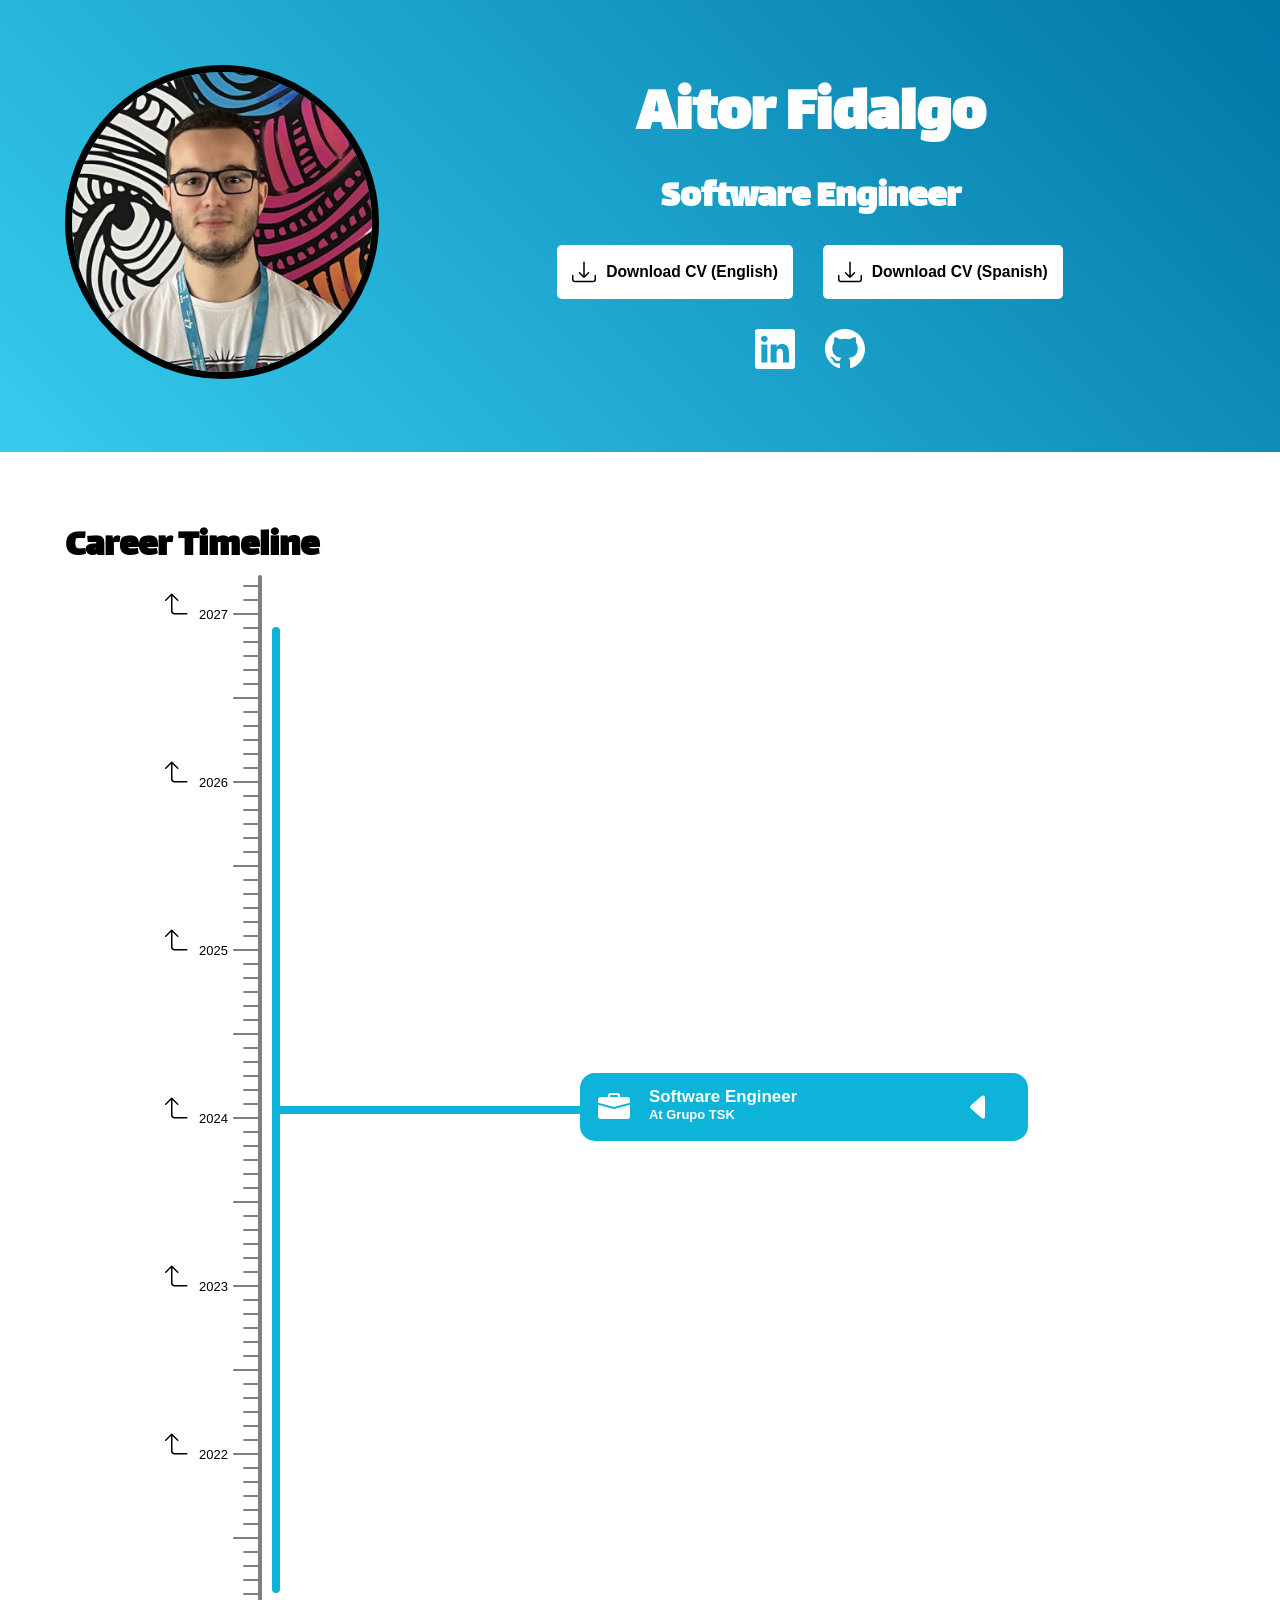
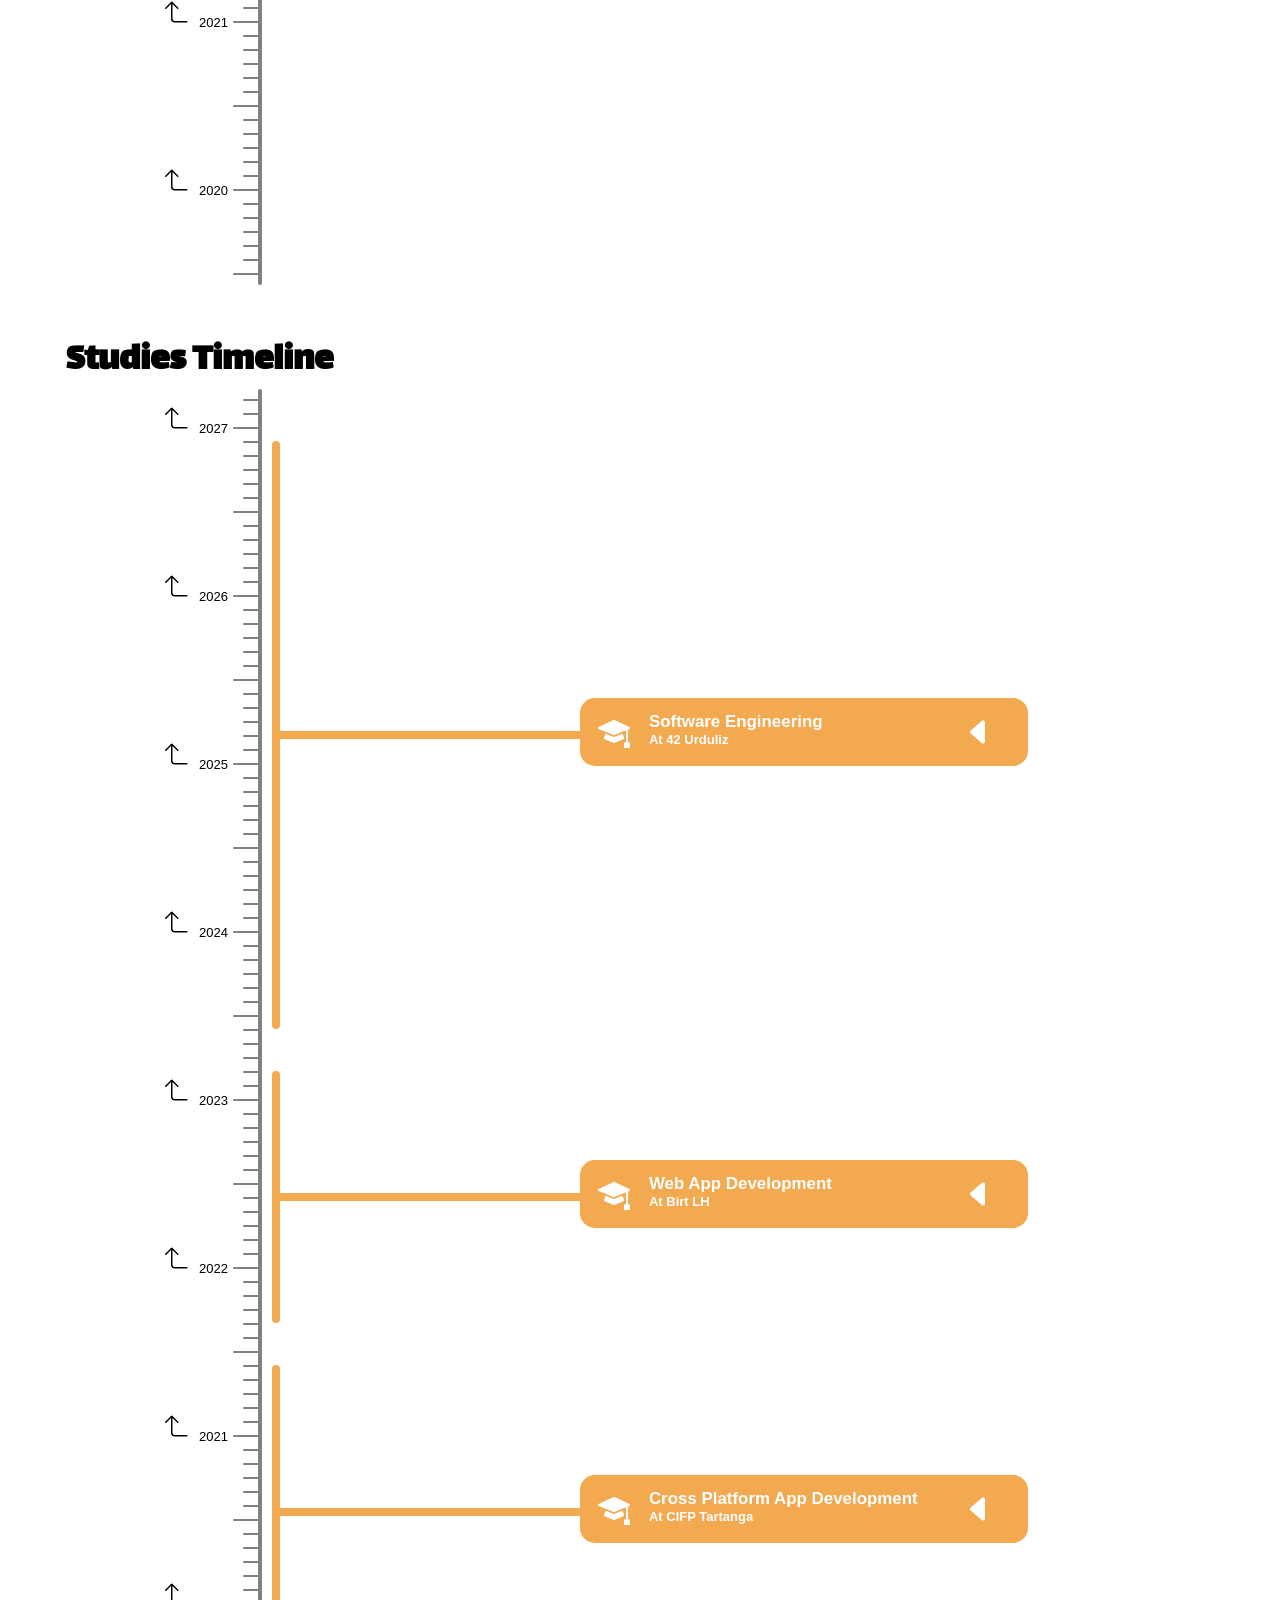
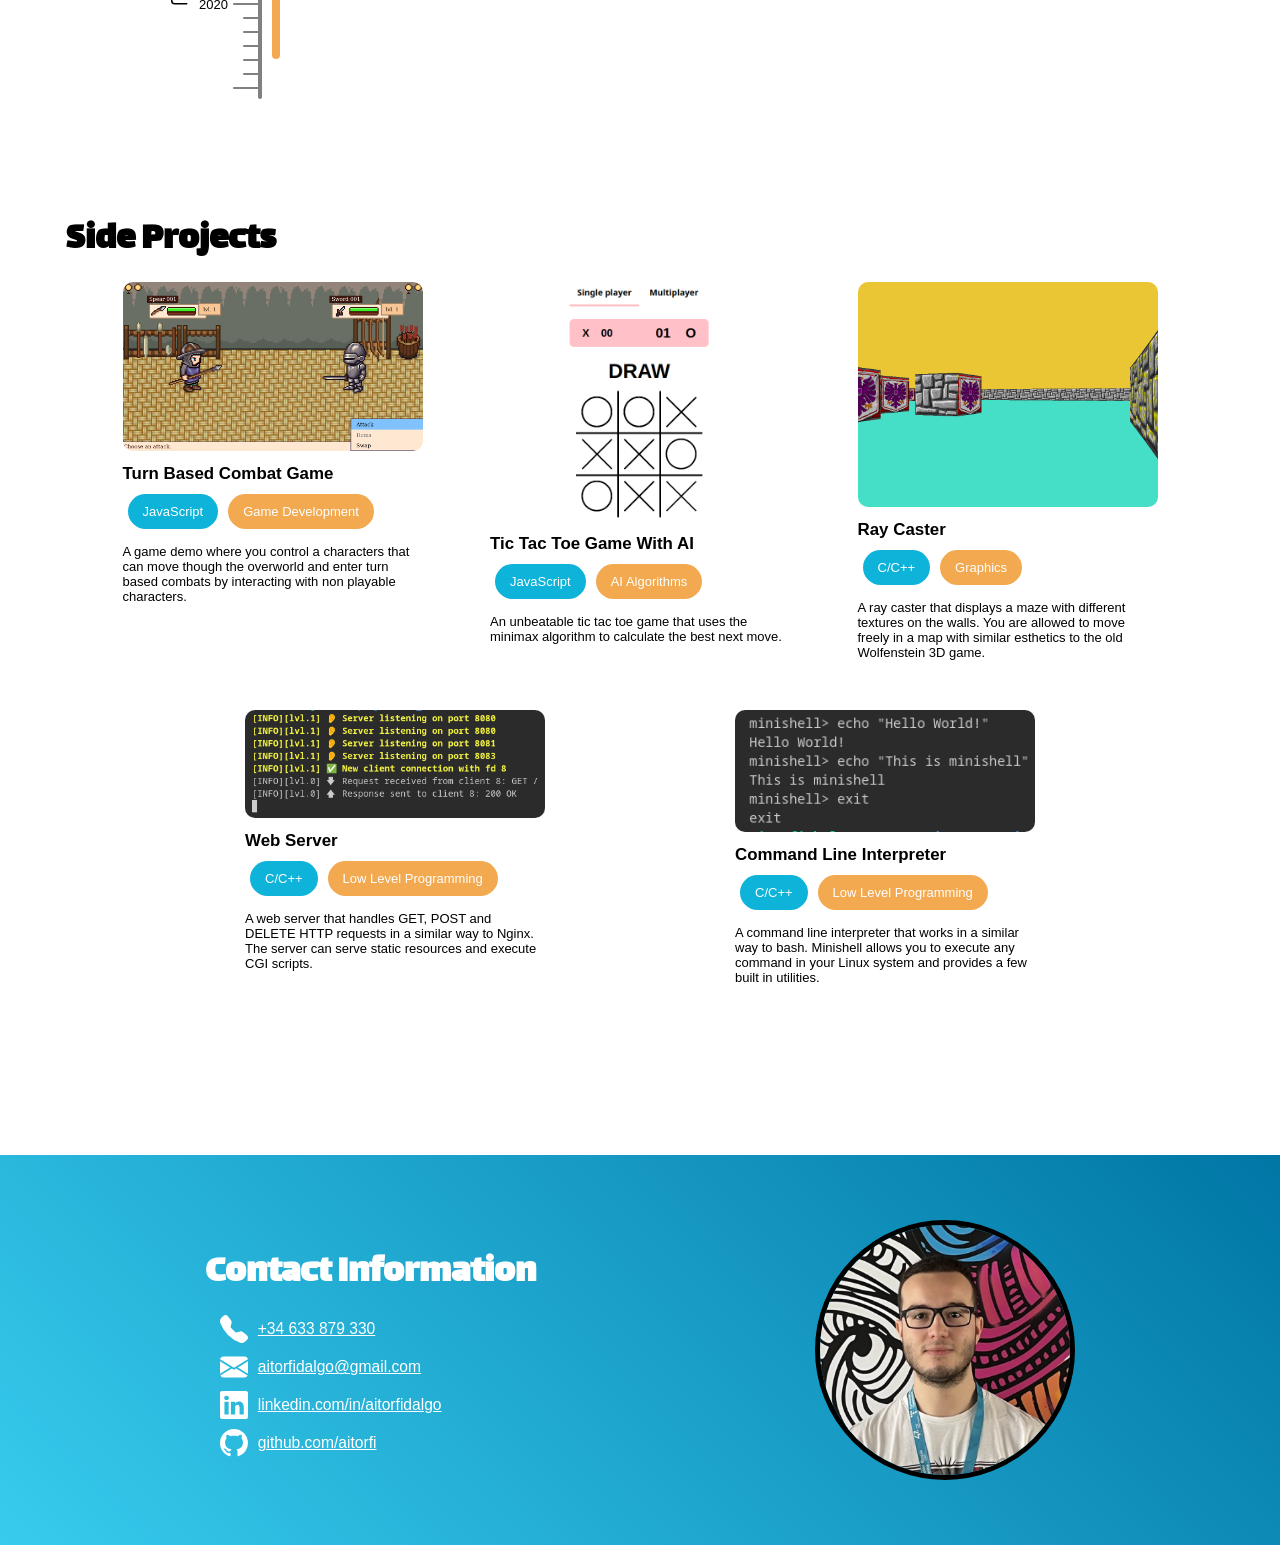
<file: index.html>
<!DOCTYPE html>
<html lang="en">
	<head>
		<meta name="viewport" content="width=device-width, initial-scale=1"/>
		<title>Aitor Fidalgo</title>
		<link rel="stylesheet" href="./css/styles.min.css"/>
		<link rel="stylesheet" href="./css/timeline.min.css"/>
		<script src="./src/timeline.js" type="module"></script>
	</head>
	<body>
		<header id="homepage-header">
			<div class="content-wrapper">
				<img class="profile-img" src="./img/profile.jpeg"/>
				<div class="title">
					<h1>Aitor Fidalgo</h1>
					<h2>Software Engineer</h2>
					<div class="cv-download-buttons-wrapper">
						<a class="download-button" href="./content/cv-english.pdf" download="CV - Aitor Fidalgo Sanchez (EN)">
							<img src="./img/icons/download-black.svg" alt="Download icon"/>
							Download CV (English)
						</a>
						<a class="download-button" href="./content/cv-spanish.pdf" download="CV - Aitor Fidalgo Sanchez (ES)">
							<img src="./img/icons/download-black.svg" alt="Download icon"/>
							Download CV (Spanish)
						</a>
					</div>
					<div class="social-media-wrapper">
						<a class="social-media-button" target="_blank" href="https://linkedin.com/in/aitorfidalgo">
							<img src="./img/icons/linkedin-white.svg"/>
						</a>
						<a class="social-media-button" target="_blank" href="https://github.com/aitorfi">
							<img src="./img/icons/github-white.svg"/>
						</a>
					</div>
				</div>
			</div>
		</header>
		<main>
			<div class="content-wrapper">
				<section id="timeline-section">
					<div class="timeline-wrapper">
						<h2>Career Timeline</h2>
						<div class="timeline" id="career-timeline">
							<div class="h-timeline"></div>
							<div class="v-timeline"></div>
							<div class="timeline-item-container"></div>
						</div>
					</div>
					<div class="timeline-wrapper">
						<h2>Studies Timeline</h2>
						<div class="timeline" id="studies-timeline">
							<div class="h-timeline"></div>
							<div class="v-timeline"></div>
							<div class="timeline-item-container"></div>
						</div>
					</div>	
				</section>
				<section id="projects-section">
					<h2 id="side-projects">Side Projects</h2>
					<div class="project-gallery">
						<article class="project-gallery-item">
							<a href="./turn-based-combat-game.html">
								<div>
									<img src="./img/turn-based-combat-game-preview.png"/>
									<h3>Turn Based Combat Game</h3>
									<div class="label-container">
										<span class="label blue">JavaScript</span>
										<span class="label orange">Game Development</span>
									</div>
									<p>
										A game demo where you control a characters that can
										move though the overworld and enter turn based combats
										by interacting with non playable characters.
									</p>
								</div>
							</a>
						</article>
						<article class="project-gallery-item">
							<a href="./tic.tac-toe-game.html">
								<div>
									<img src="./img/tic-tac-toe-game-preview.png"/>
									<h3>Tic Tac Toe Game With AI</h3>
									<div class="label-container">
										<span class="label blue">JavaScript</span>
										<span class="label orange">AI Algorithms</span>
									</div>
									<p>
										An unbeatable tic tac toe game that uses the minimax
										algorithm to calculate the best next move.
									</p>
								</div>
							</a>
						</article>
						<article class="project-gallery-item">
							<a href="./ray-caster.html">
								<div>
									<img src="./img/ray-caster-preview.png"/>
									<h3>Ray Caster</h3>
									<div class="label-container">
										<span class="label blue">C/C++</span>
										<span class="label orange">Graphics</span>
									</div>
									<p>
										A ray caster that displays a maze with different textures
										on the walls. You are allowed to move freely in a map with
										similar esthetics to the old Wolfenstein 3D game.
									</p>
								</div>
							</a>
						</article>
						<article class="project-gallery-item" onclick="">
							<a href="./web-server.html">
								<div>
									<img src="./img/web-server/web-server-preview.png"/>
									<h3>Web Server</h3>
									<div class="label-container">
										<span class="label blue">C/C++</span>
										<span class="label orange">Low Level Programming</span>
									</div>
									<p>
										A web server that handles GET, POST and DELETE HTTP requests
										in a similar way to Nginx. The server can serve static resources
										and execute CGI scripts.
									</p>
								</div>
							</a>
						</article>
						<article class="project-gallery-item">
							<a href="./command-line-interpreter.html">
								<div>
									<img src="./img/command-line-interpreter-preview.png"/>
									<h3>Command Line Interpreter</h3>
									<div class="label-container">
										<span class="label blue">C/C++</span>
										<span class="label orange">Low Level Programming</span>
									</div>
									<p>
										A command line interpreter that works in a similar way to bash.
										Minishell allows you to execute any command in your Linux system
										and provides a few built in utilities.
									</p>
								</div>
							</a>
						</article>
					</div>
				</section>
			</div>
		</main>
		<footer>
			<div class="content-wrapper">
				<section>
					<h2>Contact Information</h2>
					<div class="contact-info-wrapper">
						<img src="./img/icons/telephone-white.svg" alt="Telephone icon"/>
						<a target="_blank" href="tel:+34633879330">+34 633 879 330</a>
					</div>
					<div class="contact-info-wrapper">
						<img src="./img/icons/envelope-white.svg" alt="Email icon"/>
						<a target="_blank" href="mailto:aitorfidalgo@gmail.com">aitorfidalgo@gmail.com</a>
					</div>
					<div class="contact-info-wrapper">
						<img src="./img/icons/linkedin-white.svg" alt="LinkedIn icon"/>
						<a target="_blank" href="https://linkedin.com/in/aitorfidalgo">linkedin.com/in/aitorfidalgo</a>
					</div>
					<div class="contact-info-wrapper">
						<img src="./img/icons/github-white.svg" alt="GitHub icon"/>
						<a target="_blank" href="https://github.com/aitorfi">github.com/aitorfi</a>
					</div>
				</section>
				<img class="profile-img" src="./img/profile.jpeg"/>
			</div>
		</footer>
	</body>
</html>
</file>
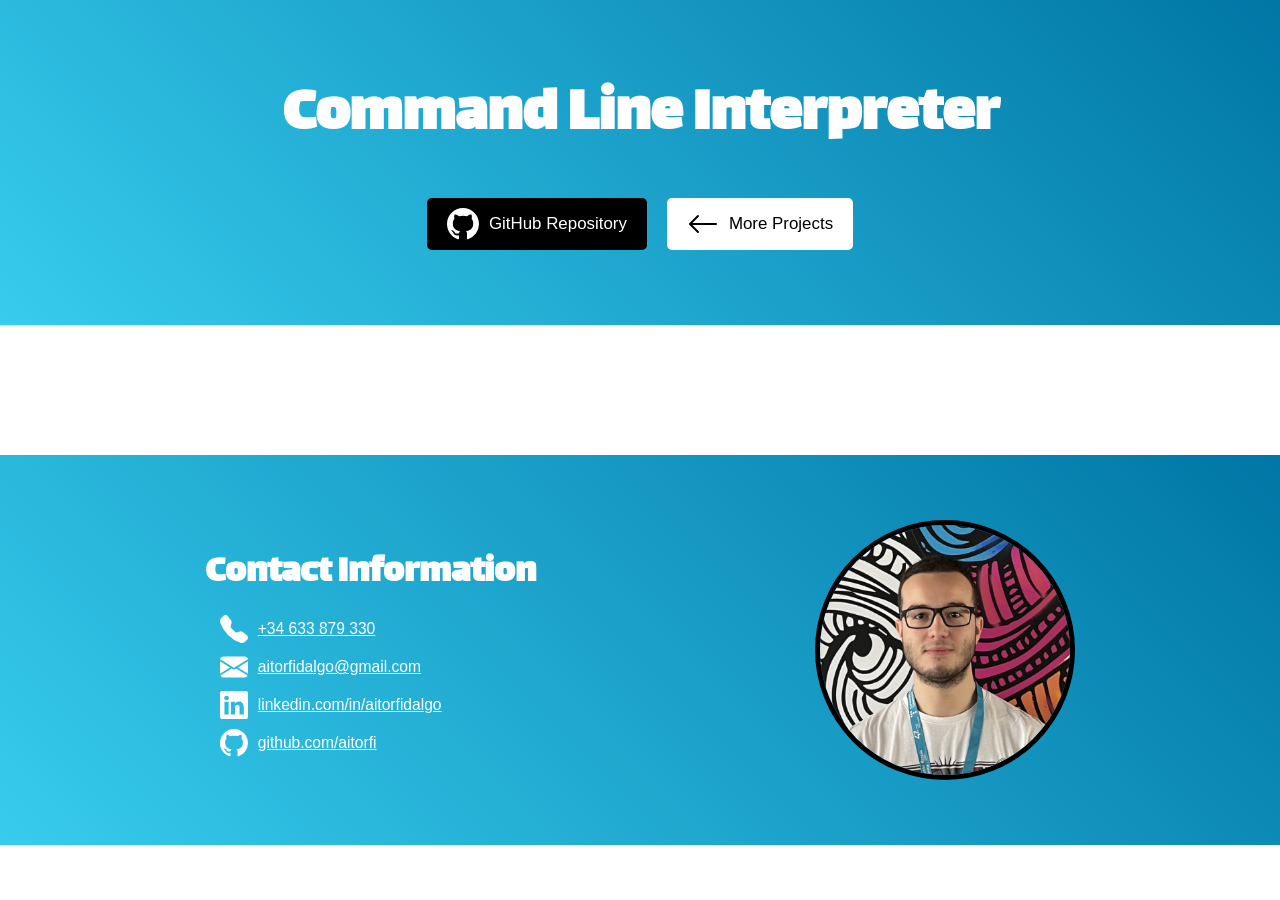
<file: command-line-interpreter.html>
<!DOCTYPE html>
<html>
  <head>
    <meta name="viewport" content="width=device-width, initial-scale=1"/>
		<title>Aitor Fidalgo | Command Line Interpreter</title>
		<link rel="stylesheet" href="./css/styles.min.css"/>
    <link rel="stylesheet" href="./css/projects.min.css"/>
  </head>
  <body>
    <header>
      <div class="content-wrapper">
        <h1>Command Line Interpreter</h1>
        <section class="project-buttons">
          <a class="github-button" target="_blank" href="https://github.com/aitorfi/42_minishell">
            <div>
              <img src="./img/icons/github-white.svg"/>
              <span>GitHub Repository</span>
            </div>
          </a>
          <a href="./index.html#side-projects">
            <div>
              <img src="./img/icons/arrow-left.svg"/>
              <span>More Projects</span>
            </div>
          </a>
        </section>
      </div>
		</header>
    <main>
      <div class="content-wrapper"></div>
    </main>
    <footer>
			<div class="content-wrapper">
				<section>
					<h2>Contact Information</h2>
					<div class="contact-info-wrapper">
						<img src="./img/icons/telephone-white.svg" alt="Telephone icon"/>
						<a target="_blank" href="tel:+34633879330">+34 633 879 330</a>
					</div>
					<div class="contact-info-wrapper">
						<img src="./img/icons/envelope-white.svg" alt="Email icon"/>
						<a target="_blank" href="mailto:aitorfidalgo@gmail.com">aitorfidalgo@gmail.com</a>
					</div>
					<div class="contact-info-wrapper">
						<img src="./img/icons/linkedin-white.svg" alt="LinkedIn icon"/>
						<a target="_blank" href="https://linkedin.com/in/aitorfidalgo">linkedin.com/in/aitorfidalgo</a>
					</div>
					<div class="contact-info-wrapper">
						<img src="./img/icons/github-white.svg" alt="GitHub icon"/>
						<a target="_blank" href="https://github.com/aitorfi">github.com/aitorfi</a>
					</div>
				</section>
				<img class="profile-img" src="./img/profile.jpeg"/>
			</div>
		</footer>
  </body>
</html>
</file>
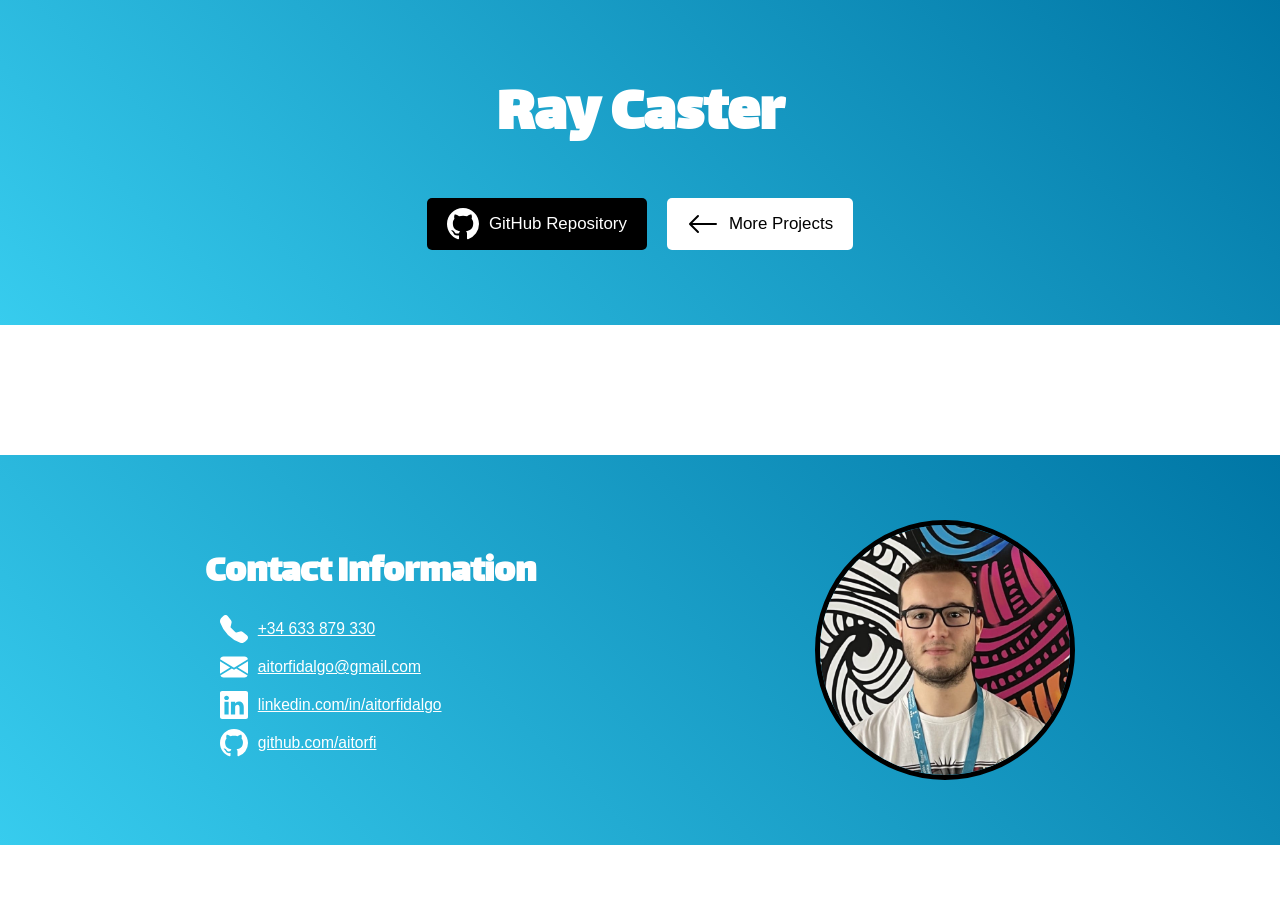
<file: ray-caster.html>
<!DOCTYPE html>
<html>
  <head>
    <meta name="viewport" content="width=device-width, initial-scale=1"/>
		<title>Aitor Fidalgo | Ray Caster</title>
		<link rel="stylesheet" href="./css/styles.min.css"/>
    <link rel="stylesheet" href="./css/projects.min.css"/>
  </head>
  <body>
    <header>
      <div class="content-wrapper">
        <h1>Ray Caster</h1>
        <section class="project-buttons">
          <a class="github-button" target="_blank" href="https://github.com/aitorfi/42_cub3d">
            <div>
              <img src="./img/icons/github-white.svg"/>
              <span>GitHub Repository</span>
            </div>
          </a>
          <a href="./index.html#side-projects">
            <div>
              <img src="./img/icons/arrow-left.svg"/>
              <span>More Projects</span>
            </div>
          </a>
        </section>
      </div>
		</header>
    <main>
      <div class="content-wrapper"></div>
    </main>
    <footer>
			<div class="content-wrapper">
				<section>
					<h2>Contact Information</h2>
					<div class="contact-info-wrapper">
						<img src="./img/icons/telephone-white.svg" alt="Telephone icon"/>
						<a target="_blank" href="tel:+34633879330">+34 633 879 330</a>
					</div>
					<div class="contact-info-wrapper">
						<img src="./img/icons/envelope-white.svg" alt="Email icon"/>
						<a target="_blank" href="mailto:aitorfidalgo@gmail.com">aitorfidalgo@gmail.com</a>
					</div>
					<div class="contact-info-wrapper">
						<img src="./img/icons/linkedin-white.svg" alt="LinkedIn icon"/>
						<a target="_blank" href="https://linkedin.com/in/aitorfidalgo">linkedin.com/in/aitorfidalgo</a>
					</div>
					<div class="contact-info-wrapper">
						<img src="./img/icons/github-white.svg" alt="GitHub icon"/>
						<a target="_blank" href="https://github.com/aitorfi">github.com/aitorfi</a>
					</div>
				</section>
				<img class="profile-img" src="./img/profile.jpeg"/>
			</div>
		</footer>
  </body>
</html>
</file>
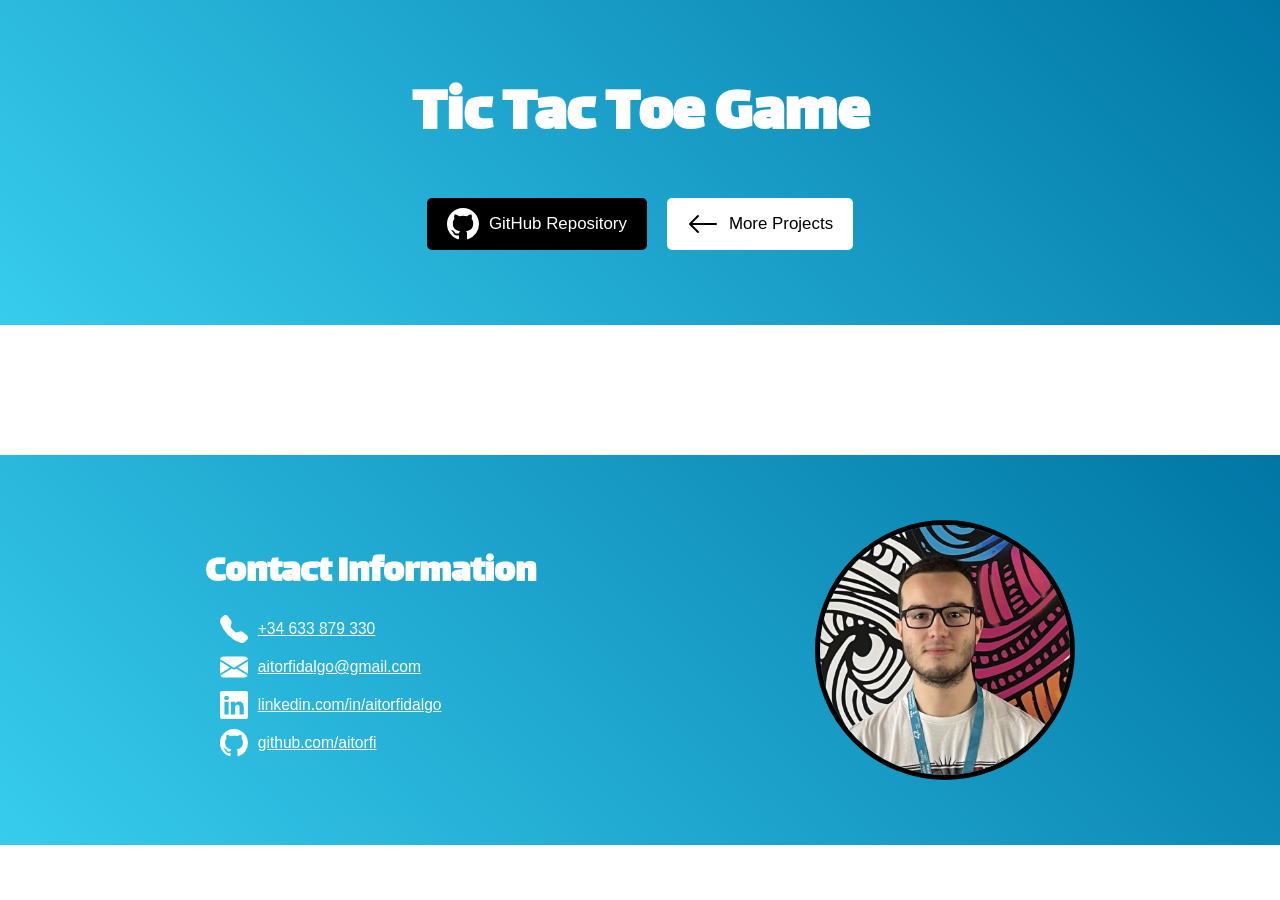
<file: tic.tac-toe-game.html>
<!DOCTYPE html>
<html>
  <head>
    <meta name="viewport" content="width=device-width, initial-scale=1"/>
		<title>Aitor Fidalgo | Tic Tac Toe Game</title>
		<link rel="stylesheet" href="./css/styles.min.css"/>
    <link rel="stylesheet" href="./css/projects.min.css"/>
  </head>
  <body>
    <header>
      <div class="content-wrapper">
        <h1>Tic Tac Toe Game</h1>
        <section class="project-buttons">
          <a class="github-button" target="_blank" href="https://github.com/aitorfi/tic-tac-toe">
            <div>
              <img src="./img/icons/github-white.svg"/>
              <span>GitHub Repository</span>
            </div>
          </a>
          <a href="./index.html#side-projects">
            <div>
              <img src="./img/icons/arrow-left.svg"/>
              <span>More Projects</span>
            </div>
          </a>
        </section>
      </div>
		</header>
    <main>
      <div class="content-wrapper"></div>
    </main>
    <footer>
			<div class="content-wrapper">
				<section>
					<h2>Contact Information</h2>
					<div class="contact-info-wrapper">
						<img src="./img/icons/telephone-white.svg" alt="Telephone icon"/>
						<a target="_blank" href="tel:+34633879330">+34 633 879 330</a>
					</div>
					<div class="contact-info-wrapper">
						<img src="./img/icons/envelope-white.svg" alt="Email icon"/>
						<a target="_blank" href="mailto:aitorfidalgo@gmail.com">aitorfidalgo@gmail.com</a>
					</div>
					<div class="contact-info-wrapper">
						<img src="./img/icons/linkedin-white.svg" alt="LinkedIn icon"/>
						<a target="_blank" href="https://linkedin.com/in/aitorfidalgo">linkedin.com/in/aitorfidalgo</a>
					</div>
					<div class="contact-info-wrapper">
						<img src="./img/icons/github-white.svg" alt="GitHub icon"/>
						<a target="_blank" href="https://github.com/aitorfi">github.com/aitorfi</a>
					</div>
				</section>
				<img class="profile-img" src="./img/profile.jpeg"/>
			</div>
		</footer>
  </body>
</html>
</file>
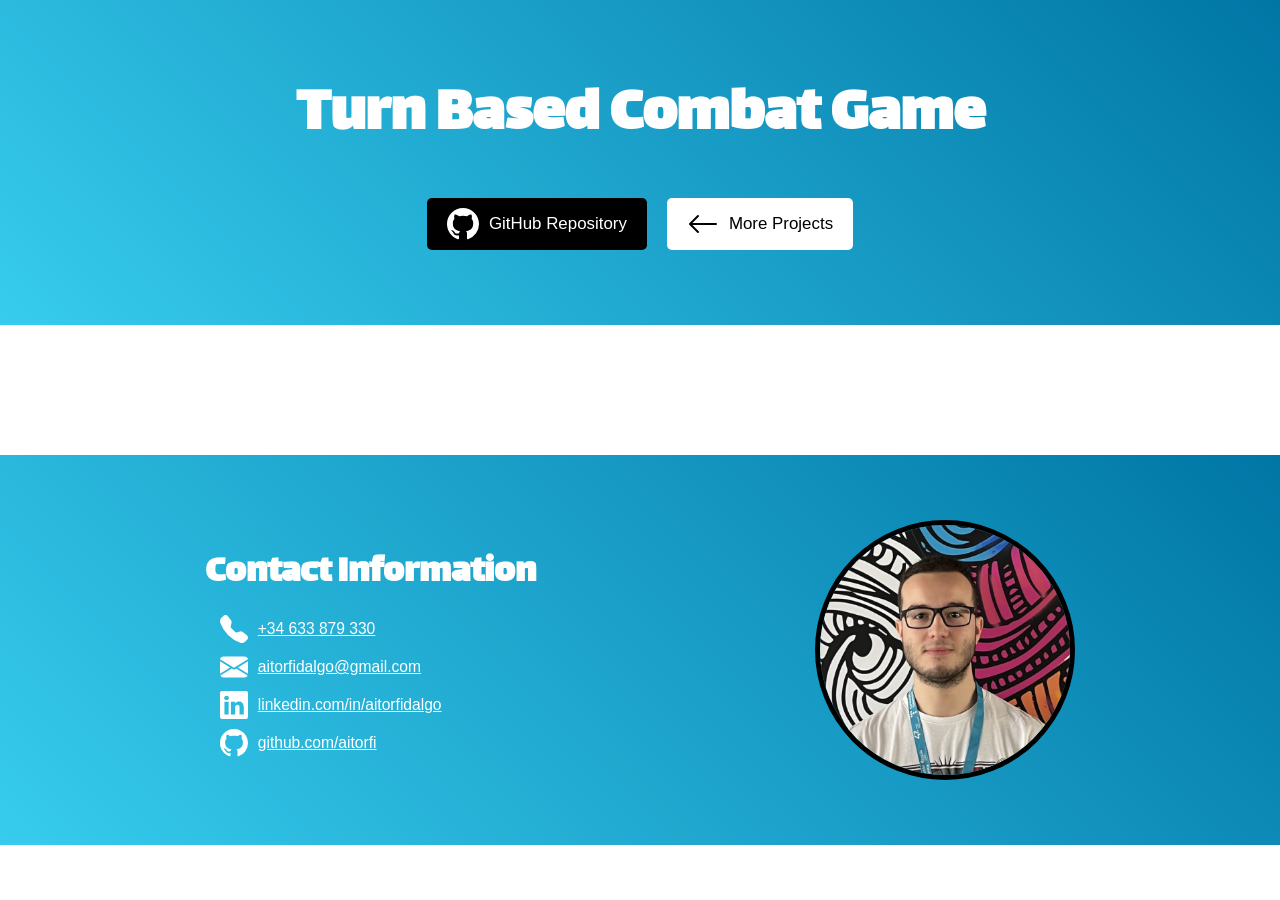
<file: turn-based-combat-game.html>
<!DOCTYPE html>
<html>
  <head>
    <meta name="viewport" content="width=device-width, initial-scale=1"/>
		<title>Aitor Fidalgo | Turn Based Combat Game</title>
		<link rel="stylesheet" href="./css/styles.min.css"/>
    <link rel="stylesheet" href="./css/projects.min.css"/>
  </head>
  <body>
    <header>
      <div class="content-wrapper">
        <h1>Turn Based Combat Game</h1>
        <section class="project-buttons">
          <a class="github-button" target="_blank" href="https://github.com/aitorfi/my-rpg-game">
            <div>
              <img src="./img/icons/github-white.svg"/>
              <span>GitHub Repository</span>
            </div>
          </a>
          <a href="./index.html#side-projects">
            <div>
              <img src="./img/icons/arrow-left.svg"/>
              <span>More Projects</span>
            </div>
          </a>
        </section>
      </div>
		</header>
    <main>
      <div class="content-wrapper"></div>
    </main>
    <footer>
			<div class="content-wrapper">
				<section>
					<h2>Contact Information</h2>
					<div class="contact-info-wrapper">
						<img src="./img/icons/telephone-white.svg" alt="Telephone icon"/>
						<a target="_blank" href="tel:+34633879330">+34 633 879 330</a>
					</div>
					<div class="contact-info-wrapper">
						<img src="./img/icons/envelope-white.svg" alt="Email icon"/>
						<a target="_blank" href="mailto:aitorfidalgo@gmail.com">aitorfidalgo@gmail.com</a>
					</div>
					<div class="contact-info-wrapper">
						<img src="./img/icons/linkedin-white.svg" alt="LinkedIn icon"/>
						<a target="_blank" href="https://linkedin.com/in/aitorfidalgo">linkedin.com/in/aitorfidalgo</a>
					</div>
					<div class="contact-info-wrapper">
						<img src="./img/icons/github-white.svg" alt="GitHub icon"/>
						<a target="_blank" href="https://github.com/aitorfi">github.com/aitorfi</a>
					</div>
				</section>
				<img class="profile-img" src="./img/profile.jpeg"/>
			</div>
		</footer>
  </body>
</html>
</file>
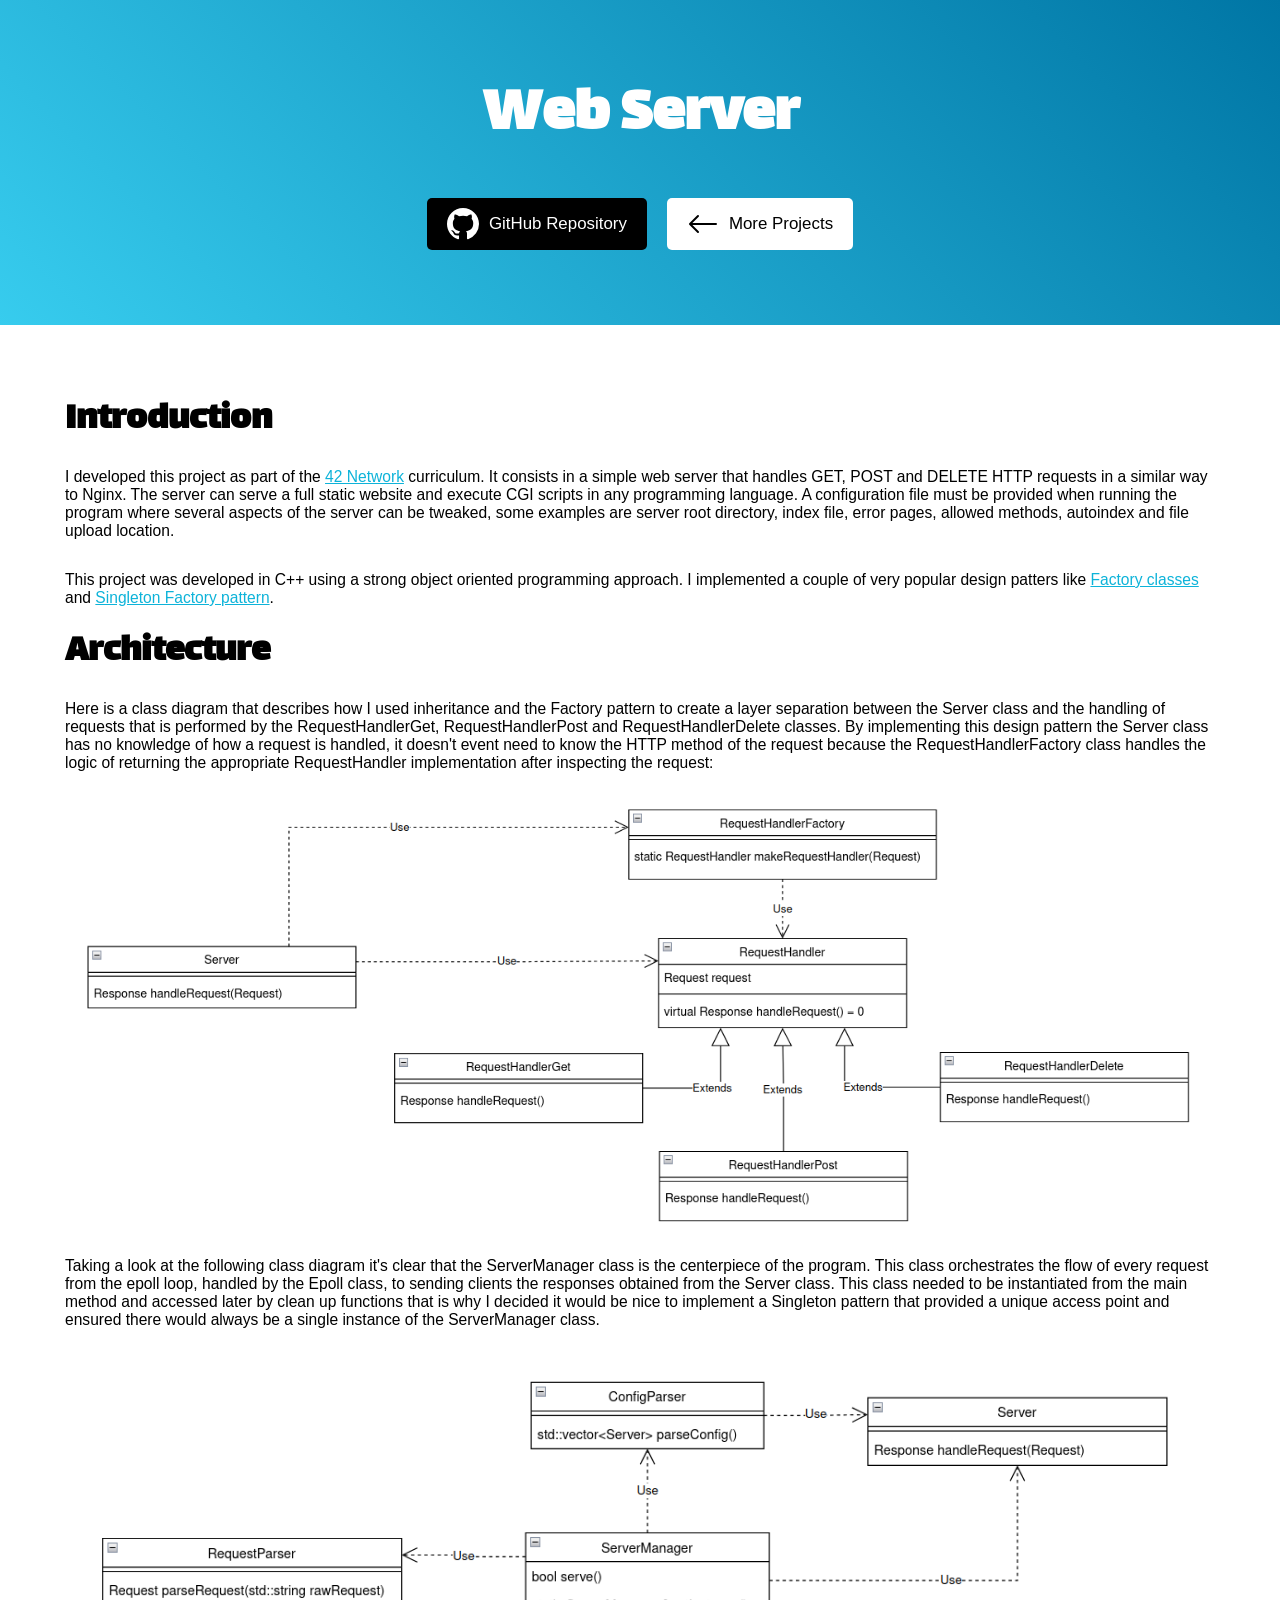
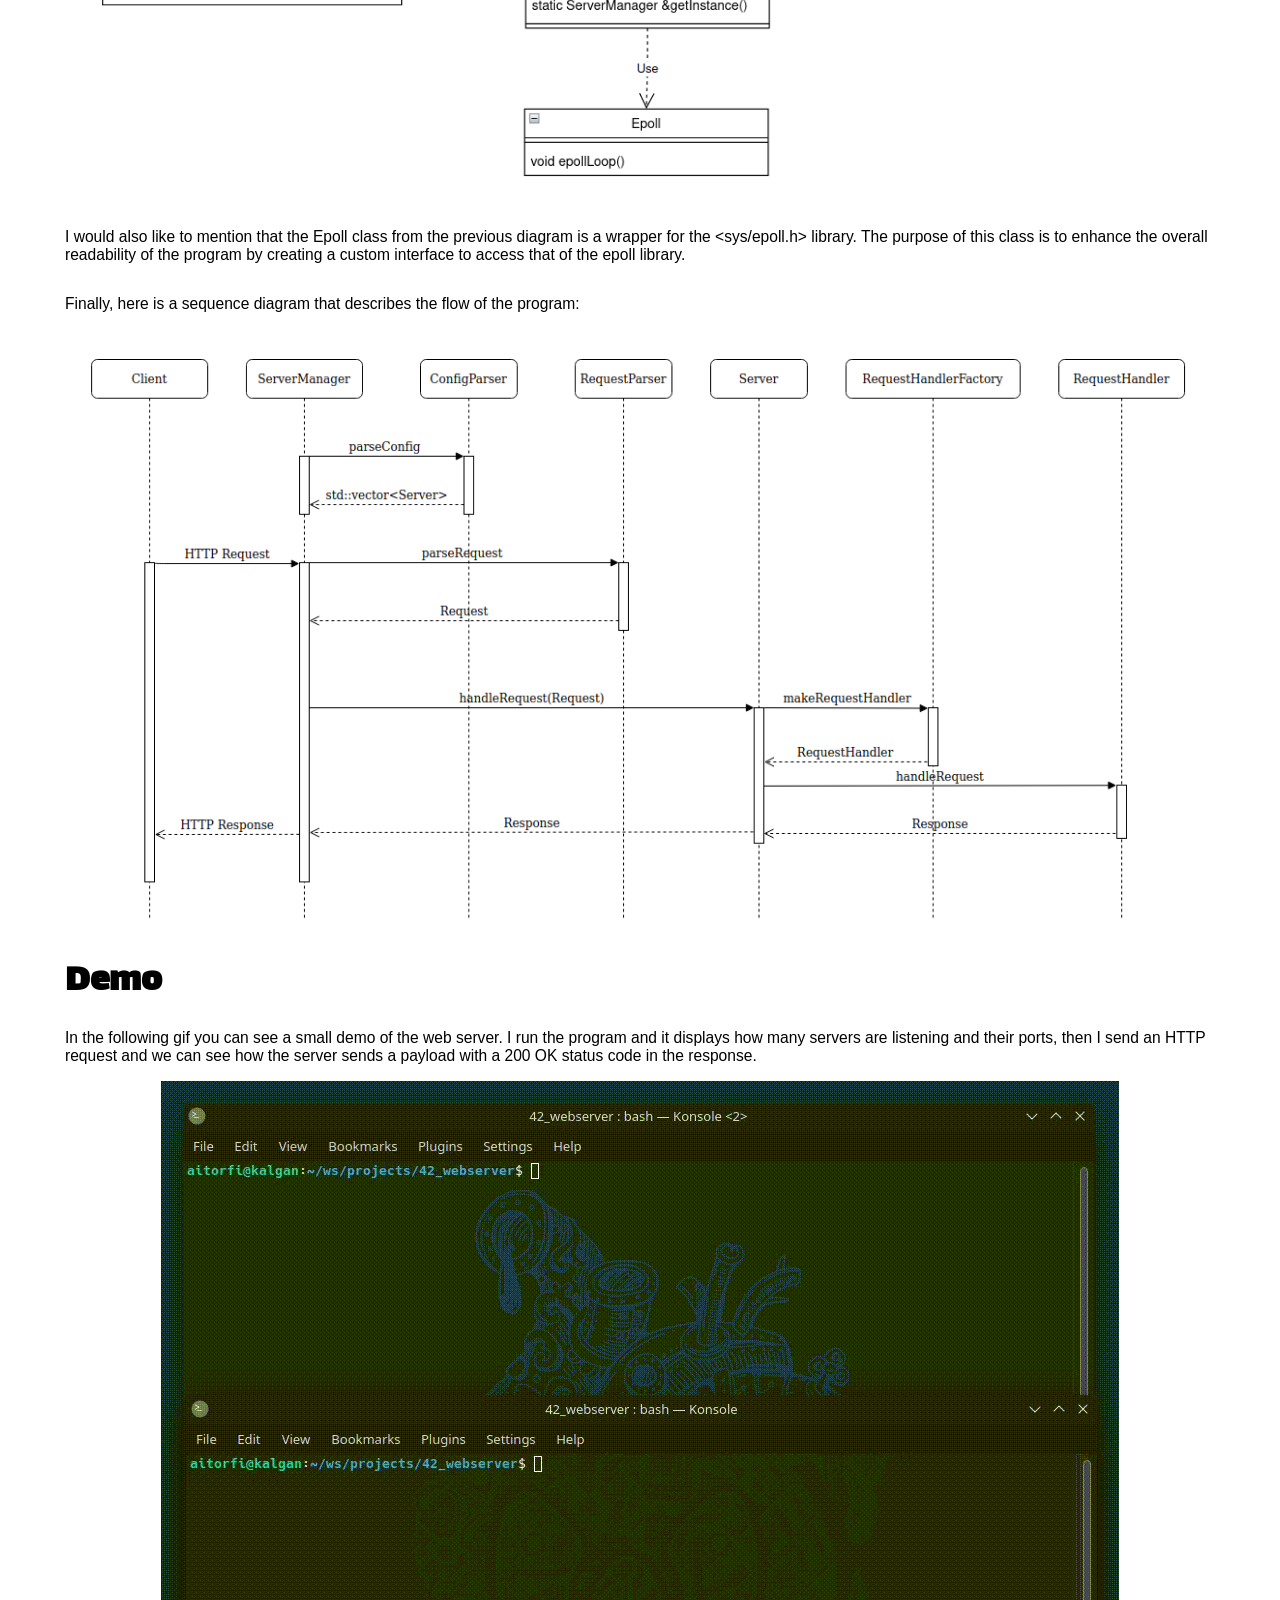
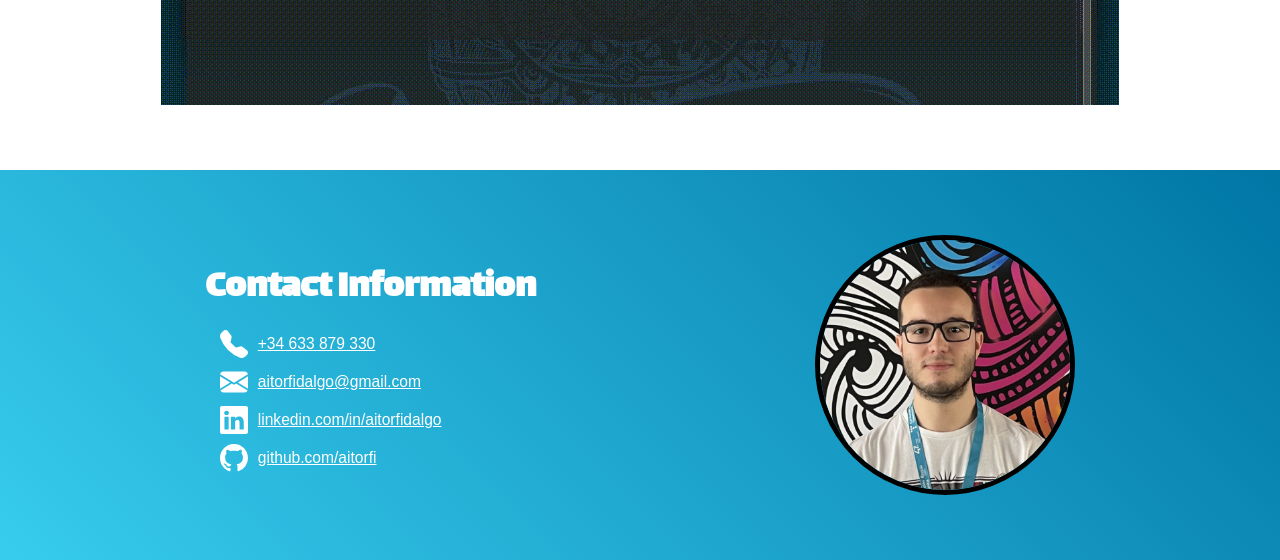
<file: web-server.html>
<!DOCTYPE html>
<html>
  <head>
    <meta name="viewport" content="width=device-width, initial-scale=1"/>
		<title>Aitor Fidalgo | Web Server</title>
		<link rel="stylesheet" href="./css/styles.min.css"/>
    <link rel="stylesheet" href="./css/projects.min.css"/>
  </head>
  <body>
    <header>
      <div class="content-wrapper">
        <h1>Web Server</h1>
        <section class="project-buttons">
          <a class="github-button" target="_blank" href="https://github.com/aitorfi/42_webserver">
            <div>
              <img src="./img/icons/github-white.svg"/>
              <span>GitHub Repository</span>
            </div>
          </a>
          <a href="./index.html#side-projects">
            <div>
              <img src="./img/icons/arrow-left.svg"/>
              <span>More Projects</span>
            </div>
          </a>
        </section>
      </div>
		</header>
    <main>
      <div class="content-wrapper">
        <h2 id="introduction">Introduction</h2>
        <p>
          I developed this project as part of the
          <a target="_blank" href="https://www.42network.org/">42 Network</a> curriculum.
          It consists in a simple web server that handles GET, POST and DELETE
          HTTP requests in a similar way to Nginx. The server can serve a full
          static website and execute CGI scripts in any programming language. A configuration
          file must be provided when running the program where several aspects of the
          server can be tweaked, some examples are server root directory, index file,
          error pages, allowed methods, autoindex and file upload location.
        </p>
        <p>
          This project was developed in C++ using a strong object oriented programming
          approach. I implemented a couple of very popular design patters like
          <a target="_blank" href="https://en.wikipedia.org/wiki/Factory_method_pattern">Factory classes</a>
          and <a target="_blank" href="https://en.wikipedia.org/wiki/Singleton_pattern">Singleton Factory pattern</a>.
        </p>
        <h2 id="architecture">Architecture</h2>
        <p>
          Here is a class diagram that describes how I used inheritance and the 
          Factory pattern to create a layer separation between the Server class and
          the handling of requests that is performed by the RequestHandlerGet,
          RequestHandlerPost and RequestHandlerDelete classes. By implementing this design pattern
          the Server class has no knowledge of how a request is handled, it doesn't event need to know
          the HTTP method of the request because the RequestHandlerFactory class handles the logic
          of returning the appropriate RequestHandler implementation after inspecting the request:
        </p>
        <img src="./img/web-server/web-server-class-diagram-01.png"/>
        <p>
          Taking a look at the following class diagram it's clear that the ServerManager class
          is the centerpiece of the program. This class orchestrates the flow of every request
          from the epoll loop, handled by the Epoll class, to sending clients the responses
          obtained from the Server class. This class needed to be instantiated from
          the main method and accessed later by clean up functions that is why I decided it
          would be nice to implement a Singleton pattern that provided a unique access point
          and ensured there would always be a single instance of the ServerManager class.  
        </p>
        <img src="./img/web-server/web-server-class-diagram-02.png"/>
        <p>
          I would also like to mention that the Epoll class from the previous diagram is a wrapper
          for the &#60;sys/epoll.h&#62; library. The purpose of this class is to enhance the overall
          readability of the program by creating a custom interface to access that of the epoll library.
        </p>
        <p>
          Finally, here is a sequence diagram that describes the flow of the program:
        </p>
        <img src="./img/web-server/web-server-sequence-diagram-01.png"/>
        <h2 id="demo">Demo</h2>
        <p>
          In the following gif you can see a small demo of the web server. I run the
          program and it displays how many servers are listening and their ports, then I send
          an HTTP request and we can see how the server sends a payload with a 200 OK status
          code in the response.
        </p>
        <img src="./img/web-server/web-server-demo.gif"/>
      </div>
    </main>
    <footer>
			<div class="content-wrapper">
				<section>
					<h2>Contact Information</h2>
					<div class="contact-info-wrapper">
						<img src="./img/icons/telephone-white.svg" alt="Telephone icon"/>
						<a target="_blank" href="tel:+34633879330">+34 633 879 330</a>
					</div>
					<div class="contact-info-wrapper">
						<img src="./img/icons/envelope-white.svg" alt="Email icon"/>
						<a target="_blank" href="mailto:aitorfidalgo@gmail.com">aitorfidalgo@gmail.com</a>
					</div>
					<div class="contact-info-wrapper">
						<img src="./img/icons/linkedin-white.svg" alt="LinkedIn icon"/>
						<a target="_blank" href="https://linkedin.com/in/aitorfidalgo">linkedin.com/in/aitorfidalgo</a>
					</div>
					<div class="contact-info-wrapper">
						<img src="./img/icons/github-white.svg" alt="GitHub icon"/>
						<a target="_blank" href="https://github.com/aitorfi">github.com/aitorfi</a>
					</div>
				</section>
				<img class="profile-img" src="./img/profile.jpeg"/>
			</div>
		</footer>
  </body>
</html>
</file>
<file: css/styles.min.css>
body{margin:0;padding:0}h1,h2,h3,h4{margin:0}@font-face{font-family:"lalezar-regular";src:url("../fonts/lalezar-regular-webfont.woff2") format("woff2"),url("../fonts/lalezar-regular-webfont.woff") format("woff");font-weight:normal;font-style:normal}html{font-family:Helvetica,Arial,sans-serif}h1,h2{width:100%;font-family:"lalezar-regular"}h1{font-size:5rem}h2{font-size:3rem}h3{font-size:1.3rem}h4{font-size:1rem}header,main,footer{padding:5rem}header,footer{background-image:linear-gradient(45deg, #37ccee, #0076a5)}header .profile-img{width:350px;height:350px;border:7px solid #000;border-radius:50%}header .title{display:flex;flex-direction:column;width:100%;overflow:hidden;margin-left:2rem}header .title .cv-download-buttons-wrapper,header .title .social-media-wrapper{display:flex;align-self:center}header h1,header h2{color:#fff;text-align:center}#homepage-header .content-wrapper{display:flex;flex-direction:row}footer{color:#fff}footer .content-wrapper{display:flex;flex-direction:row;justify-content:space-around}footer .content-wrapper section,footer .content-wrapper .profile-img{margin:auto}footer .profile-img{width:250px;height:250px;border:5px solid #000;border-radius:50%}footer .contact-info-wrapper{display:flex;flex-direction:row;align-self:center;align-items:center;margin:10px 0 0 15px;font-size:larger}footer .contact-info-wrapper img{width:28px;margin-right:10px}footer .contact-info-wrapper a{color:#fff}main section{margin-bottom:5rem}.content-wrapper{max-width:1700px;margin:0 auto}.download-button{display:flex;align-items:center;margin:15px;padding:15px;border-radius:5px;color:#000;background-color:#fff;font-size:1.2rem;text-decoration:none;font-weight:bold}.download-button img{width:24px;margin-right:10px}.social-media-button img{width:40px;margin:15px}#timeline-section{display:flex;flex-direction:row}#timeline-section .timeline-wrapper{display:flex;flex-direction:column;width:50%}.project-gallery{display:flex;flex-direction:row;flex-wrap:wrap;justify-content:space-evenly}.project-gallery-item{width:300px;border-radius:10px;padding:10px;margin-bottom:20px}.project-gallery-item img{max-width:100%;border-radius:10px}.project-gallery-item a{text-decoration:none;color:#000}.project-gallery-item p,.project-gallery-item h3{margin:10px 0px}.label-container{display:flex;flex-direction:row;flex-wrap:wrap;margin:10px 0px}.label-container .label{color:#fff;padding:10px 15px;margin:0px 5px 5px 5px;border-radius:25px}.label-container .label.blue{background-color:#0db3d9}.label-container .label.orange{background-color:#f2a950}@media screen and (max-width: 1600px){#timeline-section{flex-direction:column}#timeline-section .timeline-wrapper{width:100%;margin-bottom:50px}#timeline-section .timeline-wrapper .timeline{margin-left:100px}#timeline-section .timeline-wrapper .timeline .timeline-item-connector{width:450px}#timeline-section .timeline-wrapper .timeline .timeline-item-connector .timeline-item-card{left:450px}}@media screen and (max-width: 1300px){html{font-size:13px}header .profile-img{width:300px;height:300px}#timeline-section .timeline-wrapper .timeline .timeline-item-connector{width:300px}#timeline-section .timeline-wrapper .timeline .timeline-item-connector .timeline-item-card{width:420px;left:300px}}@media screen and (max-width: 1100px){header,main,footer{padding:4rem}h1{font-size:4rem}h2{font-size:3rem}#homepage-header .content-wrapper{flex-direction:column;justify-content:center}#homepage-header .content-wrapper .profile-img{margin:0px auto}#homepage-header .content-wrapper .title{margin-top:40px;margin-left:0px}#timeline-section .timeline-wrapper .timeline{margin:0px}#timeline-section .timeline-wrapper .timeline .timeline-item-connector{width:100px}#timeline-section .timeline-wrapper .timeline .timeline-item-connector .timeline-item-card{left:100px}}@media screen and (max-width: 800px){#homepage-header .content-wrapper .profile-img{width:50%;height:auto}#timeline-section .timeline-wrapper .timeline .timeline-item-connector{width:50px}#timeline-section .timeline-wrapper .timeline .timeline-item-connector .timeline-item-card{left:50px;width:410px}#timeline-section .timeline-wrapper .timeline .timeline-item-connector .timeline-item-card img{min-width:28px;max-width:28px}footer .content-wrapper{flex-direction:column}footer .content-wrapper .profile-img{margin-top:40px}}@media screen and (max-width: 700px){header .cv-download-buttons-wrapper{flex-direction:column}#timeline-section .timeline-wrapper .timeline .timeline-item-connector .timeline-item-card{width:55vw}#timeline-section .timeline-wrapper .timeline .timeline-item-connector .timeline-item-card h3{font-size:1.2rem}#timeline-section .timeline-wrapper .timeline .timeline-item-connector .timeline-item-card img{max-width:24px;min-width:24px;margin-right:10px;padding:0px}#timeline-section .timeline-wrapper .timeline .timeline-item-connector .timeline-item-card img.summary-marker-expanded,#timeline-section .timeline-wrapper .timeline .timeline-item-connector .timeline-item-card img.summary-marker-collapsed{min-width:20px;max-width:20px;margin-right:0px}}@media screen and (max-width: 600px){header{padding:4rem 2rem 2rem 2rem}main,footer{padding:2rem}#homepage-header .content-wrapper .profile-img{width:60%;height:auto}#timeline-section .timeline-wrapper .timeline .timeline-item-connector{width:25px}#timeline-section .timeline-wrapper .timeline .timeline-item-connector .timeline-item-card{width:57vw;left:25px}}@media screen and (max-width: 500px){.download-button{padding:10px;color:#000;font-size:1.2rem}.download-button img{width:20px}#timeline-section .timeline-wrapper .timeline .timeline-item-connector .timeline-item-card{width:50vw;padding:12px}#timeline-section .timeline-wrapper .timeline .timeline-item-connector .timeline-item-card ul{padding-left:15px}}@media screen and (max-width: 400px){header{padding:4rem 1rem 2rem 1rem}main,footer{padding:2rem 1rem}h1{font-size:3rem}h2{font-size:2.5rem}.download-button{font-size:1rem}.social-media-button img{width:32px}#timeline-section .timeline-wrapper .timeline .timeline-item-connector .timeline-item-card{width:47vw}}
</file>
<file: css/timeline.min.css>
.timeline{display:flex;flex-direction:row}.time-milestone,.time-milestone-big{height:14px;align-items:center;justify-content:right;margin-left:auto;font-size:.8rem}.time-milestone img,.time-milestone-big img{width:24px;height:24px;margin-top:-20px;margin-right:10px}.time-milestone .time-milestone-indicator,.time-milestone-big .time-milestone-indicator{display:block;width:15px;height:2px;margin-left:5px;background-color:gray;border-top-left-radius:2px;border-bottom-left-radius:2px}.time-milestone-big{font-size:1rem}.time-milestone-big .time-milestone-indicator{width:25px}.v-timeline{width:4px;margin:-4px 0 -4px 0;background-color:gray;border-radius:4px}.timeline-item-container{display:flex;flex-direction:column}.timeline-item{width:8px;margin-left:10px;border-radius:4px}.timeline-item.job,.timeline-item-connector.job,.timeline-item-card.job{background-color:#0db3d9}.timeline-item.studies,.timeline-item-connector.studies,.timeline-item-card.studies{background-color:#f2a950}.timeline-item-connector{position:relative;width:75px;height:8px;margin-left:8px}.timeline-item-card{position:relative;width:440px;top:-33px;left:75px;padding:14px;color:#fff;border-radius:15px}.timeline-item-card h3{line-height:20px}.timeline-item-card img{min-width:32px;max-width:32px;margin-right:15px;padding:4px}.timeline-item-card summary{cursor:pointer}.timeline-item-card summary::-webkit-details-marker{display:none}.timeline-item-card .summary-marker-expanded{display:none}.timeline-item-card .summary-marker-collapsed{display:block}.timeline-item-card .summary-marker-expanded,.timeline-item-card .summary-marker-collapsed{width:24px;margin-left:auto}.timeline-item-card[open] .summary-marker-expanded{display:block}.timeline-item-card[open] .summary-marker-collapsed{display:none}.row{display:flex;flex-direction:row}.col{display:flex;flex-direction:column}
</file>
<file: css/projects.min.css>
.project-buttons{display:flex;justify-content:center;flex-wrap:wrap;width:100%;margin-top:20px}.project-buttons .github-button{background-color:#000;color:#fff}.project-buttons a{text-decoration:none;background-color:#fff;color:#000;padding:10px 20px;margin:10px;font-size:1.3rem;border-radius:5px}@media screen and (max-width: 400px){.project-buttons a{font-size:1.1rem;padding:5px 10px}}.project-buttons a div{display:flex;align-items:center}.project-buttons a img{width:32px;margin-right:10px}main a,main a:visited{color:#0db3d9}main p{font-size:1.2rem}main img{max-width:100%;align-self:center;justify-self:center;margin:0px auto}.content-wrapper{display:flex;flex-direction:column;justify-content:center}
</file>
